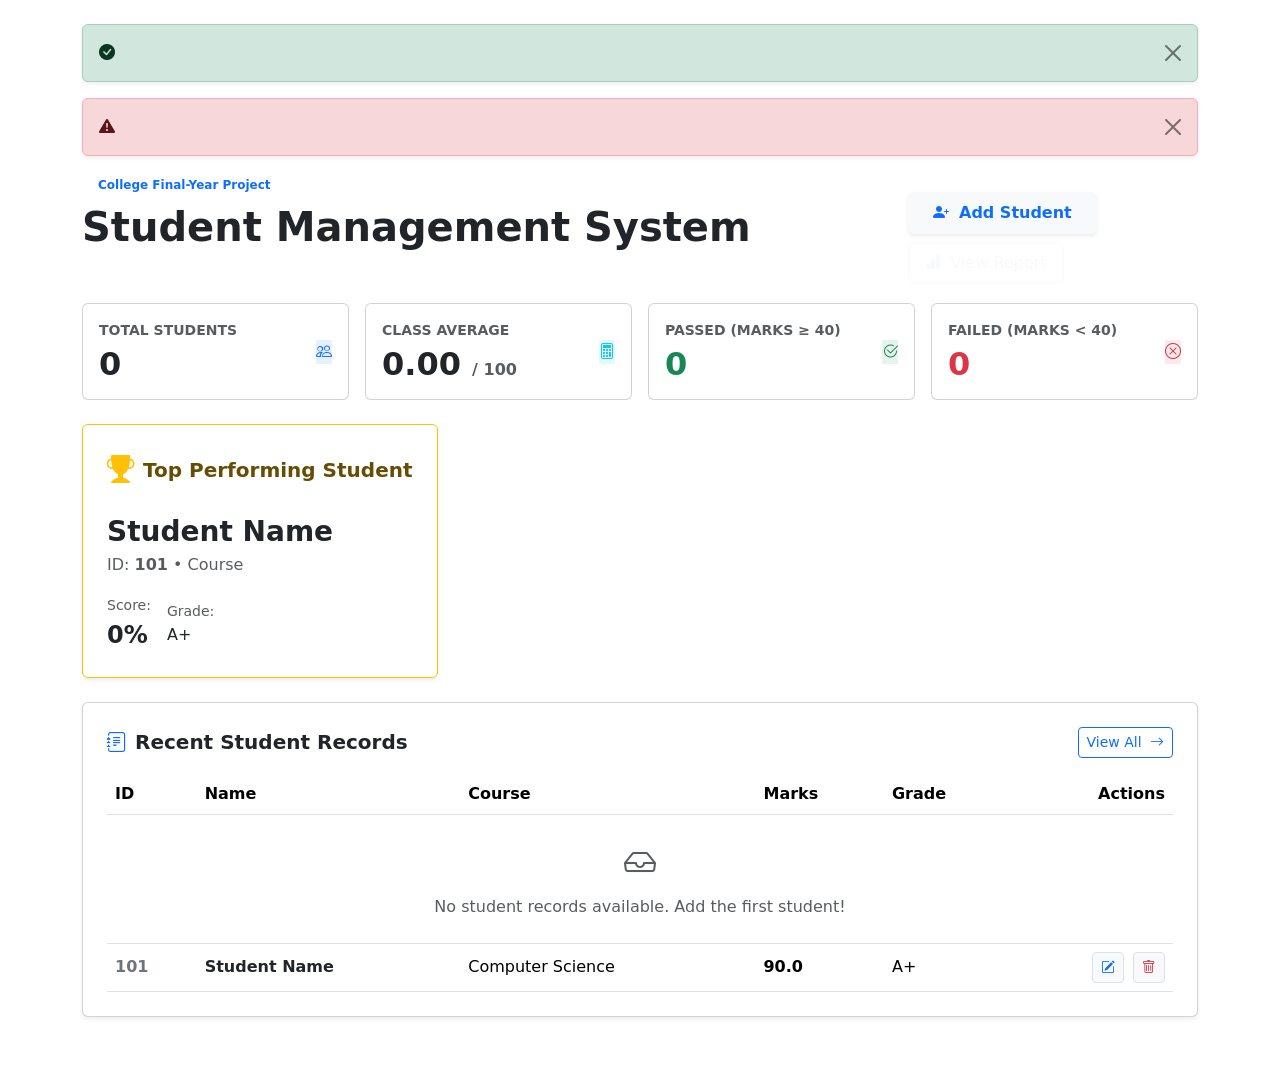
<file: src/main/resources/templates/index.html>
<!DOCTYPE html>
<html xmlns:th="http://www.thymeleaf.org" lang="en">
<head>
    <meta charset="UTF-8">
    <meta name="viewport" content="width=device-width, initial-scale=1.0">
    <title>Dashboard - Student Management System</title>
    <!-- Bootstrap 5 CSS -->
    <link href="https://cdn.jsdelivr.net/npm/bootstrap@5.3.3/dist/css/bootstrap.min.css" rel="stylesheet">
    <!-- Bootstrap Icons -->
    <link href="https://cdn.jsdelivr.net/npm/bootstrap-icons@1.11.3/font/bootstrap-icons.min.css" rel="stylesheet">
    <!-- Custom CSS -->
    <link rel="stylesheet" th:href="@{/css/style.css}">
</head>
<body>

<!-- Header / Navigation -->
<div th:replace="~{fragments/layout :: navbar('home')}"></div>

<div class="main-content container py-4">

    <!-- Flash Alert Messages -->
    <div th:if="${successMessage}" class="alert alert-success alert-dismissible fade show shadow-sm" role="alert">
        <i class="bi bi-check-circle-fill me-2"></i>
        <span th:text="${successMessage}"></span>
        <button type="button" class="btn-close" data-bs-dismiss="alert" aria-label="Close"></button>
    </div>
    <div th:if="${errorMessage}" class="alert alert-danger alert-dismissible fade show shadow-sm" role="alert">
        <i class="bi bi-exclamation-triangle-fill me-2"></i>
        <span th:text="${errorMessage}"></span>
        <button type="button" class="btn-close" data-bs-dismiss="alert" aria-label="Close"></button>
    </div>

    <!-- Hero Banner -->
    <div class="hero-banner d-flex flex-column flex-md-row justify-content-between align-items-md-center gap-3">
        <div>
            <div class="badge bg-white text-primary mb-2 px-3 py-1 fw-bold">College Final-Year Project</div>
            <h1 class="display-6 fw-bold mb-1">Student Management System</h1>
            <p class="mb-0 text-white-50 fs-6">
                A modern web application built on top of the original Pure Java backend logic, with Spring Boot, Thymeleaf, and Bootstrap.
            </p>
        </div>
        <div class="d-flex flex-wrap gap-2">
            <a th:href="@{/students/add}" class="btn btn-light text-primary fw-bold px-4 py-2 shadow-sm">
                <i class="bi bi-person-plus-fill me-1"></i> Add Student
            </a>
            <a th:href="@{/report}" class="btn btn-outline-light px-3 py-2">
                <i class="bi bi-bar-chart-fill me-1"></i> View Report
            </a>
        </div>
    </div>

    <!-- Key Statistics Cards -->
    <div class="row g-3 mb-4">
        <!-- Total Students -->
        <div class="col-sm-6 col-lg-3">
            <div class="card stat-card stat-blue p-3 h-100">
                <div class="d-flex align-items-center justify-content-between">
                    <div>
                        <div class="text-muted small text-uppercase fw-semibold">Total Students</div>
                        <h2 class="fw-bold mb-0 mt-1" th:text="${totalStudents}">0</h2>
                    </div>
                    <div class="stat-icon bg-primary bg-opacity-10 text-primary">
                        <i class="bi bi-people"></i>
                    </div>
                </div>
            </div>
        </div>

        <!-- Class Average -->
        <div class="col-sm-6 col-lg-3">
            <div class="card stat-card p-3 h-100">
                <div class="d-flex align-items-center justify-content-between">
                    <div>
                        <div class="text-muted small text-uppercase fw-semibold">Class Average</div>
                        <h2 class="fw-bold mb-0 mt-1">
                            <span th:text="${averageMarks}">0.00</span>
                            <small class="fs-6 text-muted font-normal">/ 100</small>
                        </h2>
                    </div>
                    <div class="stat-icon bg-info bg-opacity-10 text-info">
                        <i class="bi bi-calculator"></i>
                    </div>
                </div>
            </div>
        </div>

        <!-- Passed Students -->
        <div class="col-sm-6 col-lg-3">
            <div class="card stat-card stat-green p-3 h-100">
                <div class="d-flex align-items-center justify-content-between">
                    <div>
                        <div class="text-muted small text-uppercase fw-semibold">Passed (Marks &ge; 40)</div>
                        <h2 class="fw-bold mb-0 mt-1 text-success" th:text="${passedCount}">0</h2>
                    </div>
                    <div class="stat-icon bg-success bg-opacity-10 text-success">
                        <i class="bi bi-check2-circle"></i>
                    </div>
                </div>
            </div>
        </div>

        <!-- Failed Students -->
        <div class="col-sm-6 col-lg-3">
            <div class="card stat-card stat-red p-3 h-100">
                <div class="d-flex align-items-center justify-content-between">
                    <div>
                        <div class="text-muted small text-uppercase fw-semibold">Failed (Marks &lt; 40)</div>
                        <h2 class="fw-bold mb-0 mt-1 text-danger" th:text="${failedCount}">0</h2>
                    </div>
                    <div class="stat-icon bg-danger bg-opacity-10 text-danger">
                        <i class="bi bi-x-circle"></i>
                    </div>
                </div>
            </div>
        </div>
    </div>

    <!-- Top Student Spotlight & Quick Overview -->
    <div class="row g-4 mb-4">
        <div class="col-lg-4" th:if="${topStudent != null}">
            <div class="card top-student-card p-4 h-100 shadow-sm border-warning">
                <div class="d-flex align-items-center gap-2 text-warning-emphasis mb-2">
                    <i class="bi bi-trophy-fill fs-3 text-warning"></i>
                    <h5 class="fw-bold mb-0">Top Performing Student</h5>
                </div>
                <div class="mt-3">
                    <h3 class="fw-bold mb-1" th:text="${topStudent.name}">Student Name</h3>
                    <p class="text-muted mb-2">ID: <span class="fw-semibold" th:text="${topStudent.id}">101</span> &bull; <span th:text="${topStudent.course}">Course</span></p>
                    <div class="d-flex align-items-center gap-3 mt-3">
                        <div>
                            <span class="text-muted small">Score:</span>
                            <div class="fs-4 fw-bold text-dark"><span th:text="${topStudent.marks}">0</span>%</div>
                        </div>
                        <div>
                            <span class="text-muted small">Grade:</span>
                            <div>
                                <span class="grade-badge grade-A-plus" th:text="${topStudent.grade}">A+</span>
                            </div>
                        </div>
                    </div>
                </div>
            </div>
        </div>

        <div th:classappend="${topStudent != null ? 'col-lg-8' : 'col-12'}">
            <div class="card p-4 h-100 shadow-sm">
                <div class="d-flex justify-content-between align-items-center mb-3">
                    <h5 class="fw-bold mb-0"><i class="bi bi-journal-text me-2 text-primary"></i>Recent Student Records</h5>
                    <a th:href="@{/students}" class="btn btn-sm btn-outline-primary">
                        View All <i class="bi bi-arrow-right ms-1"></i>
                    </a>
                </div>

                <div class="table-responsive">
                    <table class="table table-hover table-custom align-middle mb-0">
                        <thead>
                            <tr>
                                <th>ID</th>
                                <th>Name</th>
                                <th>Course</th>
                                <th>Marks</th>
                                <th>Grade</th>
                                <th class="text-end">Actions</th>
                            </tr>
                        </thead>
                        <tbody>
                            <tr th:if="${#lists.isEmpty(students)}">
                                <td colspan="6" class="text-center py-4 text-muted">
                                    <i class="bi bi-inbox fs-2 d-block mb-2"></i>
                                    No student records available. <a th:href="@{/students/add}">Add the first student</a>!
                                </td>
                            </tr>
                            <tr th:each="student : ${students}" th:if="${studentStat.index < 5}">
                                <td class="fw-semibold text-secondary" th:text="${student.id}">101</td>
                                <td class="fw-bold text-dark" th:text="${student.name}">Student Name</td>
                                <td th:text="${student.course}">Computer Science</td>
                                <td>
                                    <span class="fw-semibold" th:text="${student.marks}">90.0</span>
                                </td>
                                <td>
                                    <span th:class="'grade-badge grade-' + ${#strings.replace(student.grade, '+', '-plus')}"
                                          th:text="${student.grade}">A+</span>
                                </td>
                                <td class="text-end">
                                    <a th:href="@{/students/edit/{id}(id=${student.id})}" class="btn btn-sm btn-light border text-primary me-1" title="Edit">
                                        <i class="bi bi-pencil-square"></i>
                                    </a>
                                    <a th:href="@{/students/delete/{id}(id=${student.id})}"
                                       class="btn btn-sm btn-light border text-danger btn-delete-confirm"
                                       th:data-id="${student.id}"
                                       th:data-name="${student.name}"
                                       title="Delete">
                                        <i class="bi bi-trash"></i>
                                    </a>
                                </td>
                            </tr>
                        </tbody>
                    </table>
                </div>
            </div>
        </div>
    </div>

</div>

<!-- Footer -->
<div th:replace="~{fragments/layout :: footer}"></div>

<!-- Bootstrap 5 JS -->
<script src="https://cdn.jsdelivr.net/npm/bootstrap@5.3.3/dist/js/bootstrap.bundle.min.js"></script>
<!-- Custom JS -->
<script th:src="@{/js/main.js}"></script>
</body>
</html>
</file>
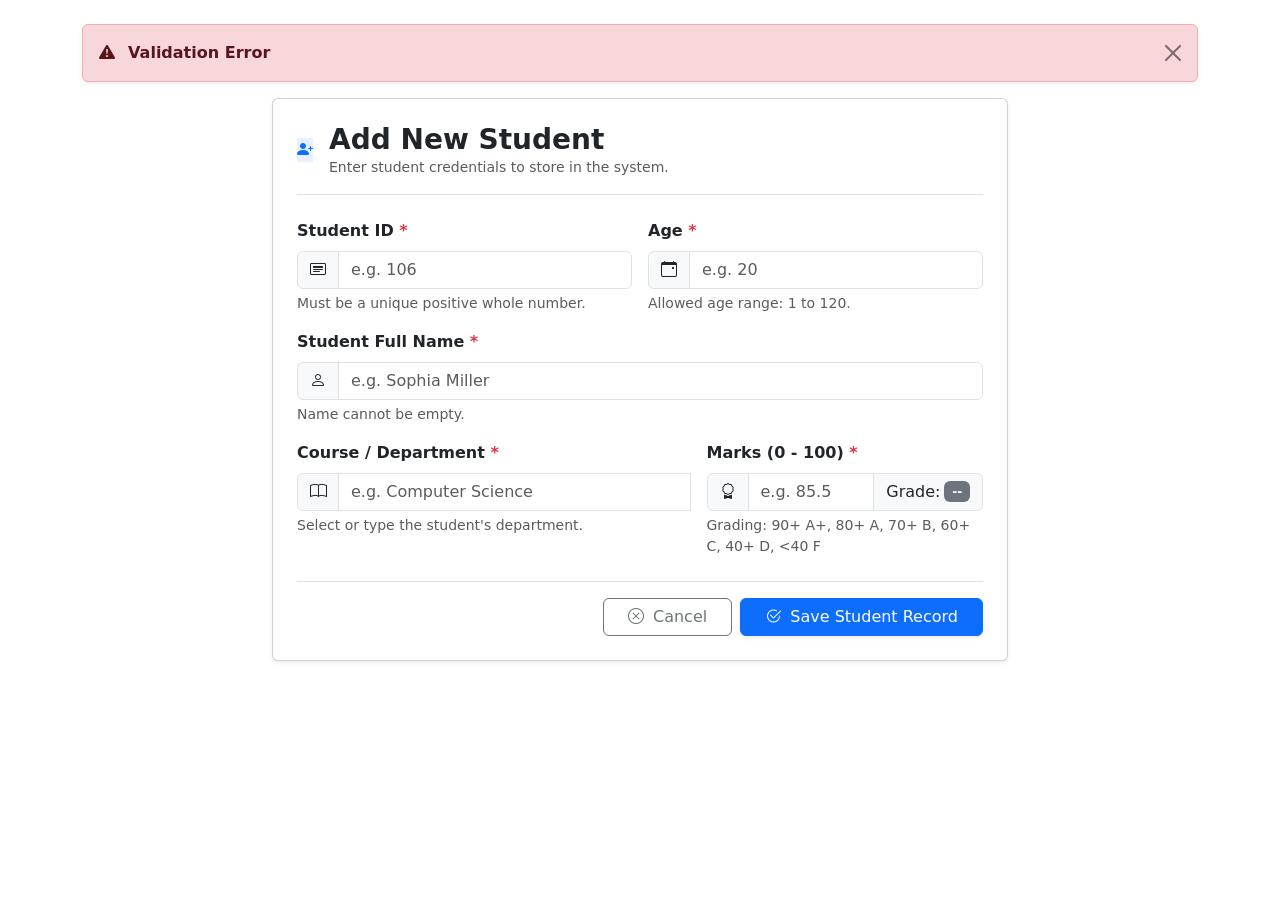
<file: src/main/resources/templates/add-student.html>
<!DOCTYPE html>
<html xmlns:th="http://www.thymeleaf.org" lang="en">
<head>
    <meta charset="UTF-8">
    <meta name="viewport" content="width=device-width, initial-scale=1.0">
    <title>Add Student - Student Management System</title>
    <!-- Bootstrap 5 CSS -->
    <link href="https://cdn.jsdelivr.net/npm/bootstrap@5.3.3/dist/css/bootstrap.min.css" rel="stylesheet">
    <!-- Bootstrap Icons -->
    <link href="https://cdn.jsdelivr.net/npm/bootstrap-icons@1.11.3/font/bootstrap-icons.min.css" rel="stylesheet">
    <!-- Custom CSS -->
    <link rel="stylesheet" th:href="@{/css/style.css}">
</head>
<body>

<!-- Header / Navigation -->
<div th:replace="~{fragments/layout :: navbar('add')}"></div>

<div class="main-content container py-4">

    <!-- Error Alert Message -->
    <div th:if="${errorMessage}" class="alert alert-danger alert-dismissible fade show shadow-sm" role="alert">
        <i class="bi bi-exclamation-triangle-fill me-2"></i>
        <strong th:text="${errorMessage}">Validation Error</strong>
        <button type="button" class="btn-close" data-bs-dismiss="alert" aria-label="Close"></button>
    </div>

    <div class="row justify-content-center">
        <div class="col-lg-8 col-md-10">
            <div class="card shadow-sm p-4">
                <div class="d-flex align-items-center gap-3 border-bottom pb-3 mb-4">
                    <div class="stat-icon bg-primary bg-opacity-10 text-primary">
                        <i class="bi bi-person-plus-fill"></i>
                    </div>
                    <div>
                        <h3 class="fw-bold mb-0">Add New Student</h3>
                        <p class="text-muted mb-0 small">Enter student credentials to store in the system.</p>
                    </div>
                </div>

                <form th:action="@{/students/add}" th:object="${studentForm}" method="post">
                    
                    <div class="row g-3">
                        <!-- Student ID -->
                        <div class="col-md-6">
                            <label for="id" class="form-label fw-semibold">
                                Student ID <span class="text-danger">*</span>
                            </label>
                            <div class="input-group">
                                <span class="input-group-text"><i class="bi bi-card-heading"></i></span>
                                <input type="number" id="id" name="id" class="form-control"
                                       th:field="*{id}" placeholder="e.g. 106" min="1" required>
                            </div>
                            <div class="form-text">Must be a unique positive whole number.</div>
                        </div>

                        <!-- Age -->
                        <div class="col-md-6">
                            <label for="age" class="form-label fw-semibold">
                                Age <span class="text-danger">*</span>
                            </label>
                            <div class="input-group">
                                <span class="input-group-text"><i class="bi bi-calendar-event"></i></span>
                                <input type="number" id="age" name="age" class="form-control"
                                       th:field="*{age}" placeholder="e.g. 20" min="1" max="120" required>
                            </div>
                            <div class="form-text">Allowed age range: 1 to 120.</div>
                        </div>

                        <!-- Full Name -->
                        <div class="col-12">
                            <label for="name" class="form-label fw-semibold">
                                Student Full Name <span class="text-danger">*</span>
                            </label>
                            <div class="input-group">
                                <span class="input-group-text"><i class="bi bi-person"></i></span>
                                <input type="text" id="name" name="name" class="form-control"
                                       th:field="*{name}" placeholder="e.g. Sophia Miller" required>
                            </div>
                            <div class="form-text">Name cannot be empty.</div>
                        </div>

                        <!-- Course -->
                        <div class="col-md-7">
                            <label for="course" class="form-label fw-semibold">
                                Course / Department <span class="text-danger">*</span>
                            </label>
                            <div class="input-group">
                                <span class="input-group-text"><i class="bi bi-book"></i></span>
                                <input type="text" id="course" name="course" class="form-control"
                                       th:field="*{course}" placeholder="e.g. Computer Science" list="courseSuggestions" required>
                                <datalist id="courseSuggestions">
                                    <option value="Computer Science">
                                    <option value="Information Technology">
                                    <option value="Data Science">
                                    <option value="Cyber Security">
                                    <option value="Artificial Intelligence">
                                    <option value="Electronics & Communication">
                                    <option value="Mechanical Engineering">
                                </datalist>
                            </div>
                            <div class="form-text">Select or type the student's department.</div>
                        </div>

                        <!-- Marks -->
                        <div class="col-md-5">
                            <label for="marks" class="form-label fw-semibold">
                                Marks (0 - 100) <span class="text-danger">*</span>
                            </label>
                            <div class="input-group">
                                <span class="input-group-text"><i class="bi bi-award"></i></span>
                                <input type="number" id="marks" name="marks" class="form-control"
                                       th:field="*{marks}" placeholder="e.g. 85.5" min="0" max="100" step="0.1" required>
                                <span class="input-group-text bg-light">
                                    Grade: <span id="gradePreview" class="badge bg-secondary ms-1">--</span>
                                </span>
                            </div>
                            <div class="form-text">Grading: 90+ A+, 80+ A, 70+ B, 60+ C, 40+ D, &lt;40 F</div>
                        </div>
                    </div>

                    <!-- Actions -->
                    <div class="d-flex justify-content-end gap-2 mt-4 pt-3 border-top">
                        <a th:href="@{/students}" class="btn btn-outline-secondary px-4">
                            <i class="bi bi-x-circle me-1"></i> Cancel
                        </a>
                        <button type="submit" class="btn btn-primary px-4 shadow-sm">
                            <i class="bi bi-check2-circle me-1"></i> Save Student Record
                        </button>
                    </div>

                </form>
            </div>
        </div>
    </div>

</div>

<!-- Footer -->
<div th:replace="~{fragments/layout :: footer}"></div>

<!-- Bootstrap 5 JS -->
<script src="https://cdn.jsdelivr.net/npm/bootstrap@5.3.3/dist/js/bootstrap.bundle.min.js"></script>
<!-- Custom JS -->
<script th:src="@{/js/main.js}"></script>
</body>
</html>
</file>
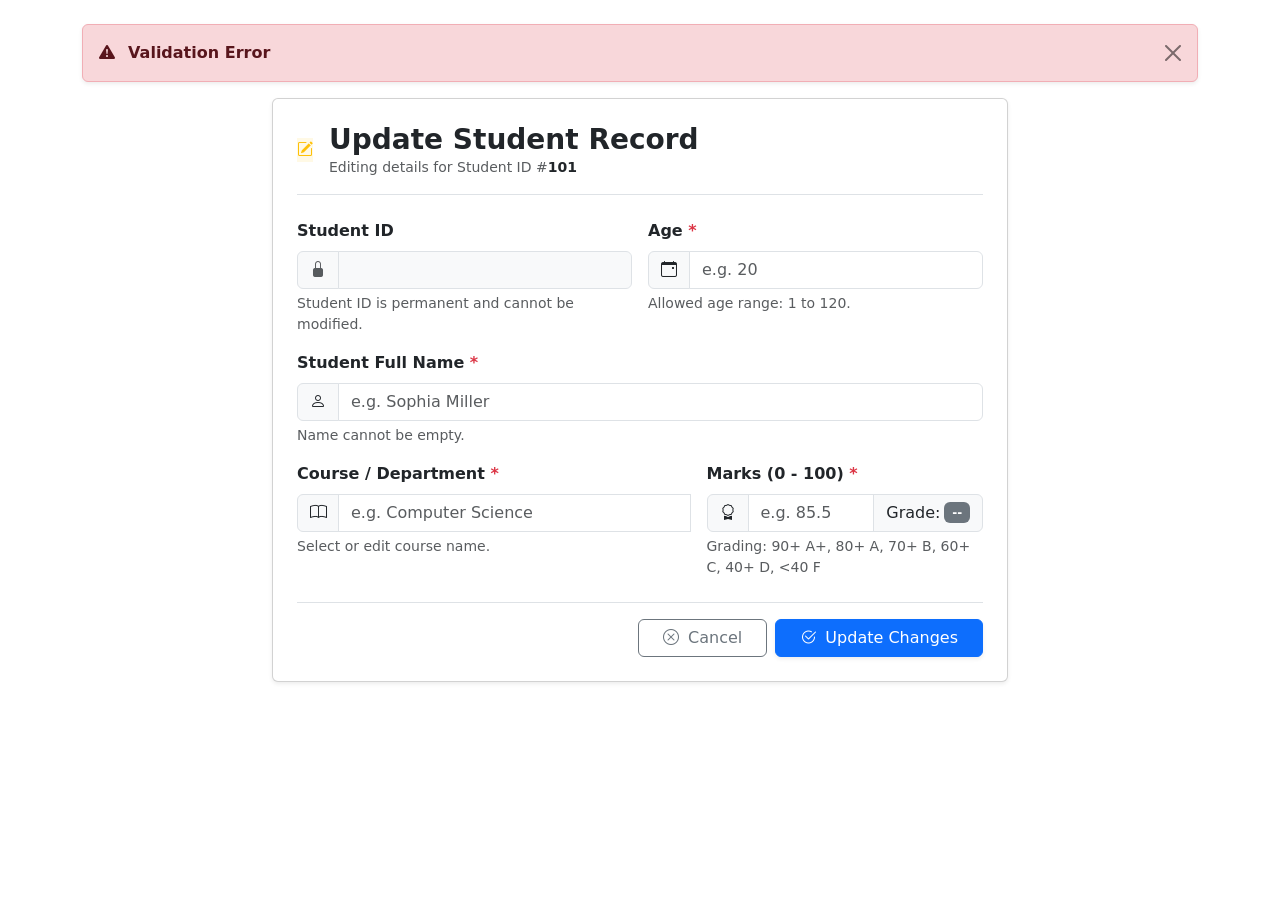
<file: src/main/resources/templates/edit-student.html>
<!DOCTYPE html>
<html xmlns:th="http://www.thymeleaf.org" lang="en">
<head>
    <meta charset="UTF-8">
    <meta name="viewport" content="width=device-width, initial-scale=1.0">
    <title>Edit Student - Student Management System</title>
    <!-- Bootstrap 5 CSS -->
    <link href="https://cdn.jsdelivr.net/npm/bootstrap@5.3.3/dist/css/bootstrap.min.css" rel="stylesheet">
    <!-- Bootstrap Icons -->
    <link href="https://cdn.jsdelivr.net/npm/bootstrap-icons@1.11.3/font/bootstrap-icons.min.css" rel="stylesheet">
    <!-- Custom CSS -->
    <link rel="stylesheet" th:href="@{/css/style.css}">
</head>
<body>

<!-- Header / Navigation -->
<div th:replace="~{fragments/layout :: navbar('students')}"></div>

<div class="main-content container py-4">

    <!-- Error Alert Message -->
    <div th:if="${errorMessage}" class="alert alert-danger alert-dismissible fade show shadow-sm" role="alert">
        <i class="bi bi-exclamation-triangle-fill me-2"></i>
        <strong th:text="${errorMessage}">Validation Error</strong>
        <button type="button" class="btn-close" data-bs-dismiss="alert" aria-label="Close"></button>
    </div>

    <div class="row justify-content-center">
        <div class="col-lg-8 col-md-10">
            <div class="card shadow-sm p-4">
                <div class="d-flex align-items-center gap-3 border-bottom pb-3 mb-4">
                    <div class="stat-icon bg-warning bg-opacity-10 text-warning">
                        <i class="bi bi-pencil-square"></i>
                    </div>
                    <div>
                        <h3 class="fw-bold mb-0">Update Student Record</h3>
                        <p class="text-muted mb-0 small">Editing details for Student ID #<span class="fw-bold text-dark" th:text="${studentForm.id}">101</span></p>
                    </div>
                </div>

                <form th:action="@{/students/edit/{id}(id=${studentForm.id})}" th:object="${studentForm}" method="post">
                    
                    <div class="row g-3">
                        <!-- Student ID (Read-only) -->
                        <div class="col-md-6">
                            <label class="form-label fw-semibold">Student ID</label>
                            <div class="input-group">
                                <span class="input-group-text bg-light"><i class="bi bi-lock-fill text-muted"></i></span>
                                <input type="number" class="form-control bg-light" th:field="*{id}" readonly>
                            </div>
                            <div class="form-text text-muted">Student ID is permanent and cannot be modified.</div>
                        </div>

                        <!-- Age -->
                        <div class="col-md-6">
                            <label for="age" class="form-label fw-semibold">
                                Age <span class="text-danger">*</span>
                            </label>
                            <div class="input-group">
                                <span class="input-group-text"><i class="bi bi-calendar-event"></i></span>
                                <input type="number" id="age" name="age" class="form-control"
                                       th:field="*{age}" placeholder="e.g. 20" min="1" max="120" required>
                            </div>
                            <div class="form-text">Allowed age range: 1 to 120.</div>
                        </div>

                        <!-- Full Name -->
                        <div class="col-12">
                            <label for="name" class="form-label fw-semibold">
                                Student Full Name <span class="text-danger">*</span>
                            </label>
                            <div class="input-group">
                                <span class="input-group-text"><i class="bi bi-person"></i></span>
                                <input type="text" id="name" name="name" class="form-control"
                                       th:field="*{name}" placeholder="e.g. Sophia Miller" required>
                            </div>
                            <div class="form-text">Name cannot be empty.</div>
                        </div>

                        <!-- Course -->
                        <div class="col-md-7">
                            <label for="course" class="form-label fw-semibold">
                                Course / Department <span class="text-danger">*</span>
                            </label>
                            <div class="input-group">
                                <span class="input-group-text"><i class="bi bi-book"></i></span>
                                <input type="text" id="course" name="course" class="form-control"
                                       th:field="*{course}" placeholder="e.g. Computer Science" list="courseSuggestions" required>
                                <datalist id="courseSuggestions">
                                    <option value="Computer Science">
                                    <option value="Information Technology">
                                    <option value="Data Science">
                                    <option value="Cyber Security">
                                    <option value="Artificial Intelligence">
                                    <option value="Electronics & Communication">
                                    <option value="Mechanical Engineering">
                                </datalist>
                            </div>
                            <div class="form-text">Select or edit course name.</div>
                        </div>

                        <!-- Marks -->
                        <div class="col-md-5">
                            <label for="marks" class="form-label fw-semibold">
                                Marks (0 - 100) <span class="text-danger">*</span>
                            </label>
                            <div class="input-group">
                                <span class="input-group-text"><i class="bi bi-award"></i></span>
                                <input type="number" id="marks" name="marks" class="form-control"
                                       th:field="*{marks}" placeholder="e.g. 85.5" min="0" max="100" step="0.1" required>
                                <span class="input-group-text bg-light">
                                    Grade: <span id="gradePreview" class="badge bg-secondary ms-1">--</span>
                                </span>
                            </div>
                            <div class="form-text">Grading: 90+ A+, 80+ A, 70+ B, 60+ C, 40+ D, &lt;40 F</div>
                        </div>
                    </div>

                    <!-- Actions -->
                    <div class="d-flex justify-content-end gap-2 mt-4 pt-3 border-top">
                        <a th:href="@{/students}" class="btn btn-outline-secondary px-4">
                            <i class="bi bi-x-circle me-1"></i> Cancel
                        </a>
                        <button type="submit" class="btn btn-primary px-4 shadow-sm">
                            <i class="bi bi-check2-circle me-1"></i> Update Changes
                        </button>
                    </div>

                </form>
            </div>
        </div>
    </div>

</div>

<!-- Footer -->
<div th:replace="~{fragments/layout :: footer}"></div>

<!-- Bootstrap 5 JS -->
<script src="https://cdn.jsdelivr.net/npm/bootstrap@5.3.3/dist/js/bootstrap.bundle.min.js"></script>
<!-- Custom JS -->
<script th:src="@{/js/main.js}"></script>
</body>
</html>
</file>
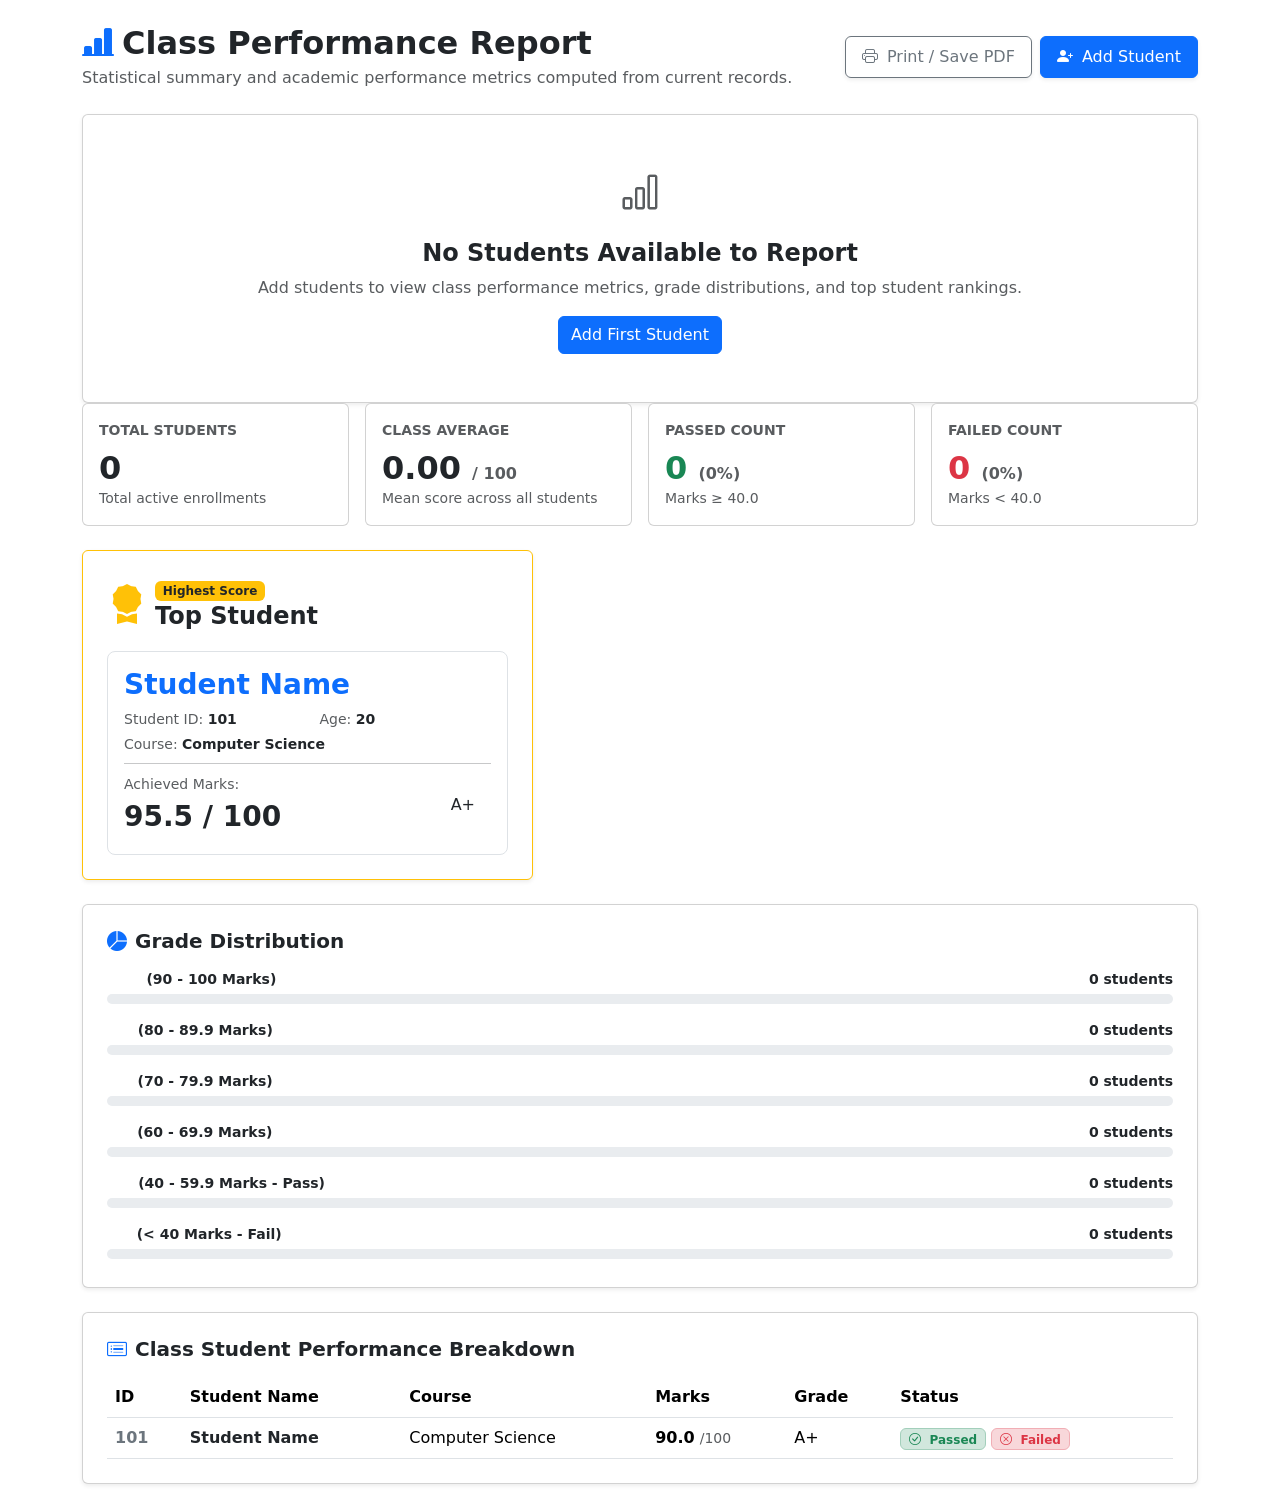
<file: src/main/resources/templates/report.html>
<!DOCTYPE html>
<html xmlns:th="http://www.thymeleaf.org" lang="en">
<head>
    <meta charset="UTF-8">
    <meta name="viewport" content="width=device-width, initial-scale=1.0">
    <title>Class Report - Student Management System</title>
    <!-- Bootstrap 5 CSS -->
    <link href="https://cdn.jsdelivr.net/npm/bootstrap@5.3.3/dist/css/bootstrap.min.css" rel="stylesheet">
    <!-- Bootstrap Icons -->
    <link href="https://cdn.jsdelivr.net/npm/bootstrap-icons@1.11.3/font/bootstrap-icons.min.css" rel="stylesheet">
    <!-- Custom CSS -->
    <link rel="stylesheet" th:href="@{/css/style.css}">
    <style>
        @media print {
            .navbar, .footer, .no-print { display: none !important; }
            body { background: white !important; }
            .card { box-shadow: none !important; border: 1px solid #ddd !important; }
        }
    </style>
</head>
<body>

<!-- Header / Navigation -->
<div th:replace="~{fragments/layout :: navbar('report')}"></div>

<div class="main-content container py-4">

    <!-- Page Header & Action -->
    <div class="d-flex flex-column flex-md-row justify-content-between align-items-md-center gap-3 mb-4">
        <div>
            <h2 class="fw-bold mb-1"><i class="bi bi-bar-chart-line-fill text-primary me-2"></i>Class Performance Report</h2>
            <p class="text-muted mb-0">Statistical summary and academic performance metrics computed from current records.</p>
        </div>
        <div class="no-print d-flex gap-2">
            <button onclick="window.print()" class="btn btn-outline-secondary px-3 py-2 shadow-sm">
                <i class="bi bi-printer me-1"></i> Print / Save PDF
            </button>
            <a th:href="@{/students/add}" class="btn btn-primary px-3 py-2 shadow-sm">
                <i class="bi bi-person-plus-fill me-1"></i> Add Student
            </a>
        </div>
    </div>

    <!-- Empty State -->
    <div th:if="${totalStudents == 0}" class="card p-5 text-center shadow-sm">
        <i class="bi bi-bar-chart fs-1 text-muted mb-3"></i>
        <h4 class="fw-bold">No Students Available to Report</h4>
        <p class="text-muted mb-3">Add students to view class performance metrics, grade distributions, and top student rankings.</p>
        <div>
            <a th:href="@{/students/add}" class="btn btn-primary">Add First Student</a>
        </div>
    </div>

    <!-- Analytics Dashboard when students exist -->
    <div th:if="${totalStudents > 0}">
        <!-- Summary Cards -->
        <div class="row g-3 mb-4">
            <div class="col-sm-6 col-lg-3">
                <div class="card stat-card stat-blue p-3 h-100">
                    <div class="text-muted small text-uppercase fw-semibold">Total Students</div>
                    <h2 class="fw-bold mb-0 mt-2" th:text="${totalStudents}">0</h2>
                    <small class="text-muted">Total active enrollments</small>
                </div>
            </div>
            <div class="col-sm-6 col-lg-3">
                <div class="card stat-card p-3 h-100">
                    <div class="text-muted small text-uppercase fw-semibold">Class Average</div>
                    <h2 class="fw-bold mb-0 mt-2">
                        <span th:text="${averageMarks}">0.00</span>
                        <small class="fs-6 text-muted font-normal">/ 100</small>
                    </h2>
                    <small class="text-muted">Mean score across all students</small>
                </div>
            </div>
            <div class="col-sm-6 col-lg-3">
                <div class="card stat-card stat-green p-3 h-100">
                    <div class="text-muted small text-uppercase fw-semibold">Passed Count</div>
                    <h2 class="fw-bold mb-0 mt-2 text-success">
                        <span th:text="${passedCount}">0</span>
                        <small class="fs-6 text-muted font-normal">(<span th:text="${passRate}">0</span>%)</small>
                    </h2>
                    <small class="text-muted">Marks &ge; 40.0</small>
                </div>
            </div>
            <div class="col-sm-6 col-lg-3">
                <div class="card stat-card stat-red p-3 h-100">
                    <div class="text-muted small text-uppercase fw-semibold">Failed Count</div>
                    <h2 class="fw-bold mb-0 mt-2 text-danger">
                        <span th:text="${failedCount}">0</span>
                        <small class="fs-6 text-muted font-normal">(<span th:text="${failRate}">0</span>%)</small>
                    </h2>
                    <small class="text-muted">Marks &lt; 40.0</small>
                </div>
            </div>
        </div>

        <!-- Top Student Spotlight & Grade Distribution -->
        <div class="row g-4 mb-4">
            <!-- Top Student Champion Card -->
            <div class="col-lg-5" th:if="${topStudent != null}">
                <div class="card top-student-card p-4 h-100 shadow-sm border-warning">
                    <div class="d-flex align-items-center gap-2 mb-3">
                        <i class="bi bi-award-fill text-warning fs-1"></i>
                        <div>
                            <span class="badge bg-warning text-dark fw-bold">Highest Score</span>
                            <h4 class="fw-bold mb-0 text-dark">Top Student</h4>
                        </div>
                    </div>
                    <div class="p-3 bg-white rounded-3 border">
                        <h3 class="fw-bold text-primary mb-1" th:text="${topStudent.name}">Student Name</h3>
                        <div class="row text-muted small mt-2">
                            <div class="col-6">Student ID: <strong class="text-dark" th:text="${topStudent.id}">101</strong></div>
                            <div class="col-6">Age: <strong class="text-dark" th:text="${topStudent.age}">20</strong></div>
                            <div class="col-12 mt-1">Course: <strong class="text-dark" th:text="${topStudent.course}">Computer Science</strong></div>
                        </div>
                        <hr class="my-2">
                        <div class="d-flex justify-content-between align-items-center mt-2">
                            <div>
                                <span class="text-muted small">Achieved Marks:</span>
                                <div class="fs-3 fw-bold text-dark"><span th:text="${topStudent.marks}">95.5</span> / 100</div>
                            </div>
                            <div>
                                <span class="grade-badge grade-A-plus fs-6 px-3 py-2" th:text="${topStudent.grade}">A+</span>
                            </div>
                        </div>
                    </div>
                </div>
            </div>

            <!-- Grade Distribution Breakdown -->
            <div th:classappend="${topStudent != null ? 'col-lg-7' : 'col-12'}">
                <div class="card p-4 h-100 shadow-sm">
                    <h5 class="fw-bold mb-3"><i class="bi bi-pie-chart-fill text-primary me-2"></i>Grade Distribution</h5>

                    <div class="mb-3">
                        <div class="d-flex justify-content-between small fw-semibold mb-1">
                            <span><span class="badge grade-A-plus me-1">A+</span> (90 - 100 Marks)</span>
                            <span th:text="${countAPlus} + ' students'">0 students</span>
                        </div>
                        <div class="progress" style="height: 10px;">
                            <div class="progress-bar bg-success" role="progressbar"
                                 th:style="'width: ' + (${totalStudents > 0 ? (countAPlus * 100.0 / totalStudents) : 0}) + '%'"></div>
                        </div>
                    </div>

                    <div class="mb-3">
                        <div class="d-flex justify-content-between small fw-semibold mb-1">
                            <span><span class="badge grade-A me-1">A</span> (80 - 89.9 Marks)</span>
                            <span th:text="${countA} + ' students'">0 students</span>
                        </div>
                        <div class="progress" style="height: 10px;">
                            <div class="progress-bar bg-success opacity-75" role="progressbar"
                                 th:style="'width: ' + (${totalStudents > 0 ? (countA * 100.0 / totalStudents) : 0}) + '%'"></div>
                        </div>
                    </div>

                    <div class="mb-3">
                        <div class="d-flex justify-content-between small fw-semibold mb-1">
                            <span><span class="badge grade-B me-1">B</span> (70 - 79.9 Marks)</span>
                            <span th:text="${countB} + ' students'">0 students</span>
                        </div>
                        <div class="progress" style="height: 10px;">
                            <div class="progress-bar bg-info" role="progressbar"
                                 th:style="'width: ' + (${totalStudents > 0 ? (countB * 100.0 / totalStudents) : 0}) + '%'"></div>
                        </div>
                    </div>

                    <div class="mb-3">
                        <div class="d-flex justify-content-between small fw-semibold mb-1">
                            <span><span class="badge grade-C me-1">C</span> (60 - 69.9 Marks)</span>
                            <span th:text="${countC} + ' students'">0 students</span>
                        </div>
                        <div class="progress" style="height: 10px;">
                            <div class="progress-bar bg-warning" role="progressbar"
                                 th:style="'width: ' + (${totalStudents > 0 ? (countC * 100.0 / totalStudents) : 0}) + '%'"></div>
                        </div>
                    </div>

                    <div class="mb-3">
                        <div class="d-flex justify-content-between small fw-semibold mb-1">
                            <span><span class="badge grade-D me-1">D</span> (40 - 59.9 Marks - Pass)</span>
                            <span th:text="${countD} + ' students'">0 students</span>
                        </div>
                        <div class="progress" style="height: 10px;">
                            <div class="progress-bar bg-secondary" role="progressbar"
                                 th:style="'width: ' + (${totalStudents > 0 ? (countD * 100.0 / totalStudents) : 0}) + '%'"></div>
                        </div>
                    </div>

                    <div class="mb-1">
                        <div class="d-flex justify-content-between small fw-semibold mb-1">
                            <span><span class="badge grade-F me-1">F</span> (&lt; 40 Marks - Fail)</span>
                            <span th:text="${countF} + ' students'">0 students</span>
                        </div>
                        <div class="progress" style="height: 10px;">
                            <div class="progress-bar bg-danger" role="progressbar"
                                 th:style="'width: ' + (${totalStudents > 0 ? (countF * 100.0 / totalStudents) : 0}) + '%'"></div>
                        </div>
                    </div>

                </div>
            </div>
        </div>

        <!-- Full Student Roster Performance Table -->
        <div class="card p-4 shadow-sm">
            <h5 class="fw-bold mb-3"><i class="bi bi-card-list text-primary me-2"></i>Class Student Performance Breakdown</h5>
            <div class="table-responsive">
                <table class="table table-hover table-custom align-middle mb-0">
                    <thead>
                        <tr>
                            <th>ID</th>
                            <th>Student Name</th>
                            <th>Course</th>
                            <th>Marks</th>
                            <th>Grade</th>
                            <th>Status</th>
                        </tr>
                    </thead>
                    <tbody>
                        <tr th:each="student : ${students}">
                            <td class="fw-semibold text-secondary" th:text="${student.id}">101</td>
                            <td class="fw-bold text-dark" th:text="${student.name}">Student Name</td>
                            <td th:text="${student.course}">Computer Science</td>
                            <td>
                                <span class="fw-bold" th:text="${student.marks}">90.0</span>
                                <small class="text-muted">/100</small>
                            </td>
                            <td>
                                <span th:class="'grade-badge grade-' + ${#strings.replace(student.grade, '+', '-plus')}"
                                      th:text="${student.grade}">A+</span>
                            </td>
                            <td>
                                <span th:if="${student.marks >= 40}" class="badge bg-success-subtle text-success border border-success-subtle px-2 py-1">
                                    <i class="bi bi-check-circle me-1"></i> Passed
                                </span>
                                <span th:if="${student.marks < 40}" class="badge bg-danger-subtle text-danger border border-danger-subtle px-2 py-1">
                                    <i class="bi bi-x-circle me-1"></i> Failed
                                </span>
                            </td>
                        </tr>
                    </tbody>
                </table>
            </div>
        </div>
    </div>

</div>

<!-- Footer -->
<div th:replace="~{fragments/layout :: footer}"></div>

<!-- Bootstrap 5 JS -->
<script src="https://cdn.jsdelivr.net/npm/bootstrap@5.3.3/dist/js/bootstrap.bundle.min.js"></script>
<!-- Custom JS -->
<script th:src="@{/js/main.js}"></script>
</body>
</html>
</file>
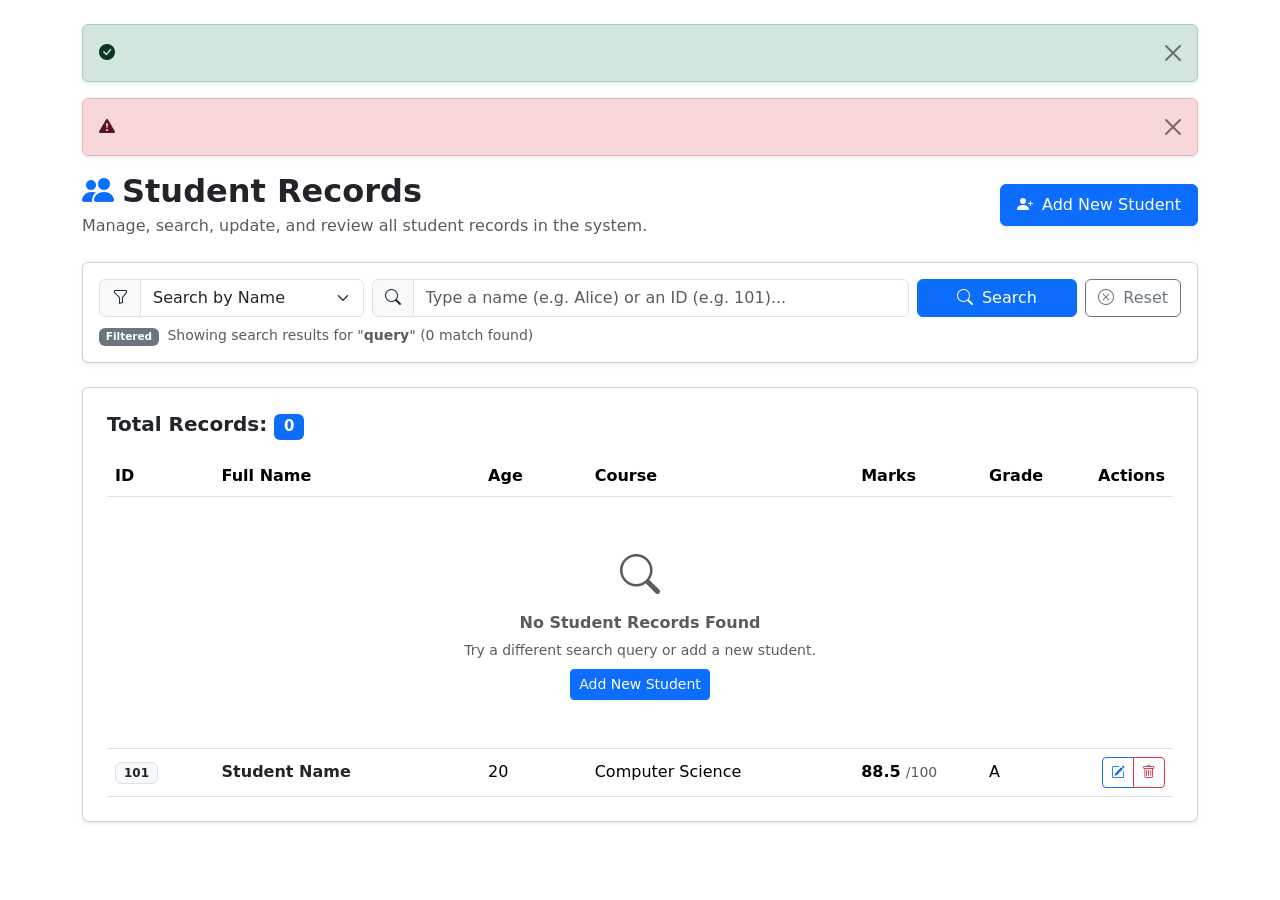
<file: src/main/resources/templates/students.html>
<!DOCTYPE html>
<html xmlns:th="http://www.thymeleaf.org" lang="en">
<head>
    <meta charset="UTF-8">
    <meta name="viewport" content="width=device-width, initial-scale=1.0">
    <title>All Students - Student Management System</title>
    <!-- Bootstrap 5 CSS -->
    <link href="https://cdn.jsdelivr.net/npm/bootstrap@5.3.3/dist/css/bootstrap.min.css" rel="stylesheet">
    <!-- Bootstrap Icons -->
    <link href="https://cdn.jsdelivr.net/npm/bootstrap-icons@1.11.3/font/bootstrap-icons.min.css" rel="stylesheet">
    <!-- Custom CSS -->
    <link rel="stylesheet" th:href="@{/css/style.css}">
</head>
<body>

<!-- Header / Navigation -->
<div th:replace="~{fragments/layout :: navbar('students')}"></div>

<div class="main-content container py-4">

    <!-- Flash Alert Messages -->
    <div th:if="${successMessage}" class="alert alert-success alert-dismissible fade show shadow-sm" role="alert">
        <i class="bi bi-check-circle-fill me-2"></i>
        <span th:text="${successMessage}"></span>
        <button type="button" class="btn-close" data-bs-dismiss="alert" aria-label="Close"></button>
    </div>
    <div th:if="${errorMessage}" class="alert alert-danger alert-dismissible fade show shadow-sm" role="alert">
        <i class="bi bi-exclamation-triangle-fill me-2"></i>
        <span th:text="${errorMessage}"></span>
        <button type="button" class="btn-close" data-bs-dismiss="alert" aria-label="Close"></button>
    </div>

    <!-- Page Header & Action -->
    <div class="d-flex flex-column flex-md-row justify-content-between align-items-md-center gap-3 mb-4">
        <div>
            <h2 class="fw-bold mb-1"><i class="bi bi-people-fill text-primary me-2"></i>Student Records</h2>
            <p class="text-muted mb-0">Manage, search, update, and review all student records in the system.</p>
        </div>
        <div>
            <a th:href="@{/students/add}" class="btn btn-primary px-3 py-2 shadow-sm">
                <i class="bi bi-person-plus-fill me-1"></i> Add New Student
            </a>
        </div>
    </div>

    <!-- Search & Filter Card -->
    <div class="card p-3 mb-4 shadow-sm">
        <form th:action="@{/students}" method="get" class="row g-2 align-items-center">
            <div class="col-md-3">
                <div class="input-group">
                    <label class="input-group-text bg-light" for="searchType"><i class="bi bi-funnel"></i></label>
                    <select name="searchType" id="searchType" class="form-select">
                        <option value="name" th:selected="${searchType == 'name'}">Search by Name</option>
                        <option value="id" th:selected="${searchType == 'id'}">Search by Student ID</option>
                    </select>
                </div>
            </div>
            <div class="col-md-6">
                <div class="input-group">
                    <span class="input-group-text bg-light"><i class="bi bi-search"></i></span>
                    <input type="text" name="query" class="form-control"
                           placeholder="Type a name (e.g. Alice) or an ID (e.g. 101)..."
                           th:value="${searchQuery}">
                </div>
            </div>
            <div class="col-md-3 d-flex gap-2">
                <button type="submit" class="btn btn-primary flex-grow-1">
                    <i class="bi bi-search me-1"></i> Search
                </button>
                <a th:if="${isSearch}" th:href="@{/students}" class="btn btn-outline-secondary" title="Reset filter">
                    <i class="bi bi-x-circle me-1"></i> Reset
                </a>
            </div>
        </form>

        <div th:if="${isSearch}" class="mt-2 text-muted small">
            <span class="badge bg-secondary me-1">Filtered</span>
            Showing search results for "<strong th:text="${searchQuery}">query</strong>"
            (<span th:text="${#lists.size(students)}">0</span> match found)
        </div>
    </div>

    <!-- Students Table Card -->
    <div class="card p-4 shadow-sm">
        <div class="d-flex justify-content-between align-items-center mb-3">
            <h5 class="fw-bold mb-0">Total Records: <span class="badge bg-primary" th:text="${#lists.size(students)}">0</span></h5>
        </div>

        <div class="table-responsive">
            <table class="table table-hover table-custom align-middle mb-0">
                <thead>
                    <tr>
                        <th style="width: 10%;">ID</th>
                        <th style="width: 25%;">Full Name</th>
                        <th style="width: 10%;">Age</th>
                        <th style="width: 25%;">Course</th>
                        <th style="width: 12%;">Marks</th>
                        <th style="width: 8%;">Grade</th>
                        <th style="width: 10%;" class="text-end">Actions</th>
                    </tr>
                </thead>
                <tbody>
                    <tr th:if="${#lists.isEmpty(students)}">
                        <td colspan="7" class="text-center py-5 text-muted">
                            <i class="bi bi-search fs-1 d-block mb-2 text-muted"></i>
                            <h6 class="fw-bold">No Student Records Found</h6>
                            <p class="mb-2 small">Try a different search query or add a new student.</p>
                            <a th:href="@{/students/add}" class="btn btn-sm btn-primary">Add New Student</a>
                        </td>
                    </tr>
                    <tr th:each="student : ${students}">
                        <td>
                            <span class="badge bg-light text-dark border px-2 py-1" th:text="${student.id}">101</span>
                        </td>
                        <td class="fw-bold text-dark" th:text="${student.name}">Student Name</td>
                        <td th:text="${student.age}">20</td>
                        <td th:text="${student.course}">Computer Science</td>
                        <td>
                            <span class="fw-bold" th:text="${student.marks}">88.5</span>
                            <span class="text-muted small">/100</span>
                        </td>
                        <td>
                            <span th:class="'grade-badge grade-' + ${#strings.replace(student.grade, '+', '-plus')}"
                                  th:text="${student.grade}">A</span>
                        </td>
                        <td class="text-end">
                            <div class="btn-group btn-group-sm" role="group">
                                <a th:href="@{/students/edit/{id}(id=${student.id})}"
                                   class="btn btn-outline-primary"
                                   title="Edit Student">
                                    <i class="bi bi-pencil-square"></i>
                                </a>
                                <a th:href="@{/students/delete/{id}(id=${student.id})}"
                                   class="btn btn-outline-danger btn-delete-confirm"
                                   th:data-id="${student.id}"
                                   th:data-name="${student.name}"
                                   title="Delete Student">
                                    <i class="bi bi-trash"></i>
                                </a>
                            </div>
                        </td>
                    </tr>
                </tbody>
            </table>
        </div>
    </div>

</div>

<!-- Footer -->
<div th:replace="~{fragments/layout :: footer}"></div>

<!-- Bootstrap 5 JS -->
<script src="https://cdn.jsdelivr.net/npm/bootstrap@5.3.3/dist/js/bootstrap.bundle.min.js"></script>
<!-- Custom JS -->
<script th:src="@{/js/main.js}"></script>
</body>
</html>
</file>
